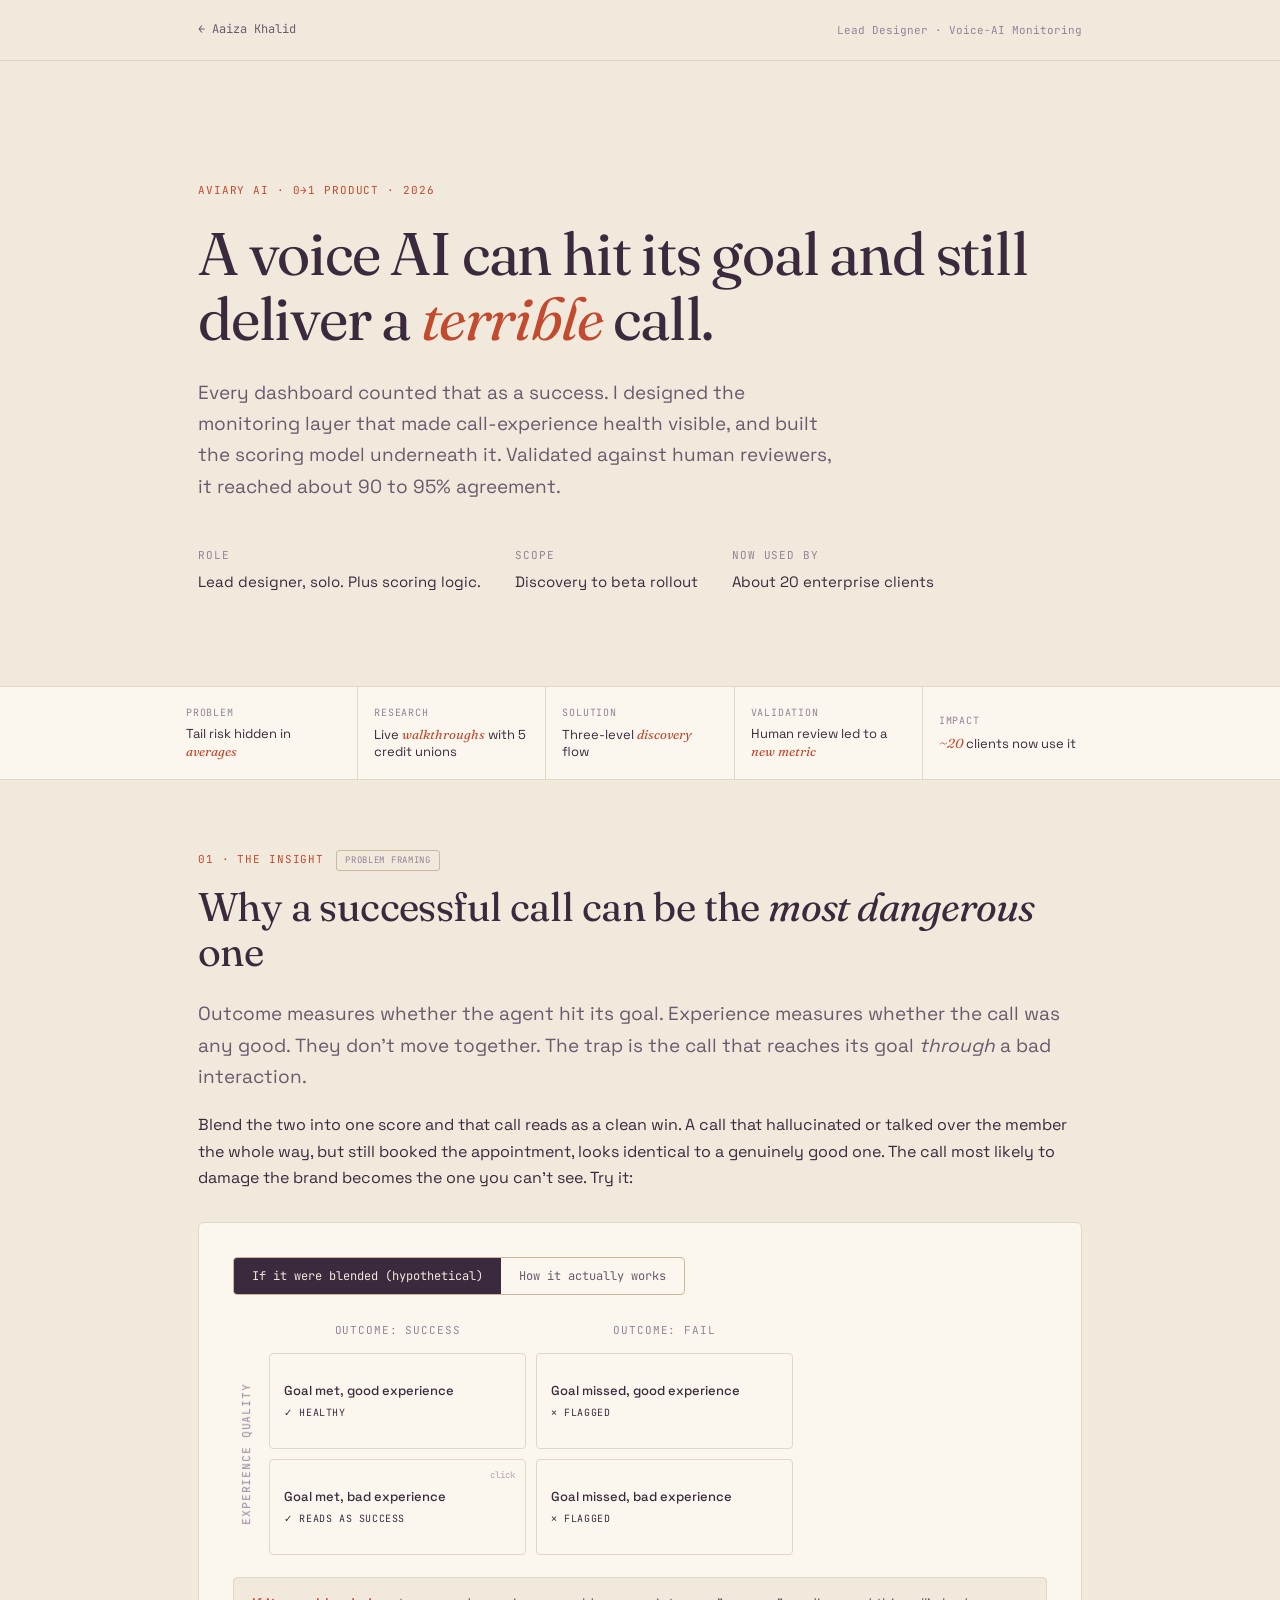
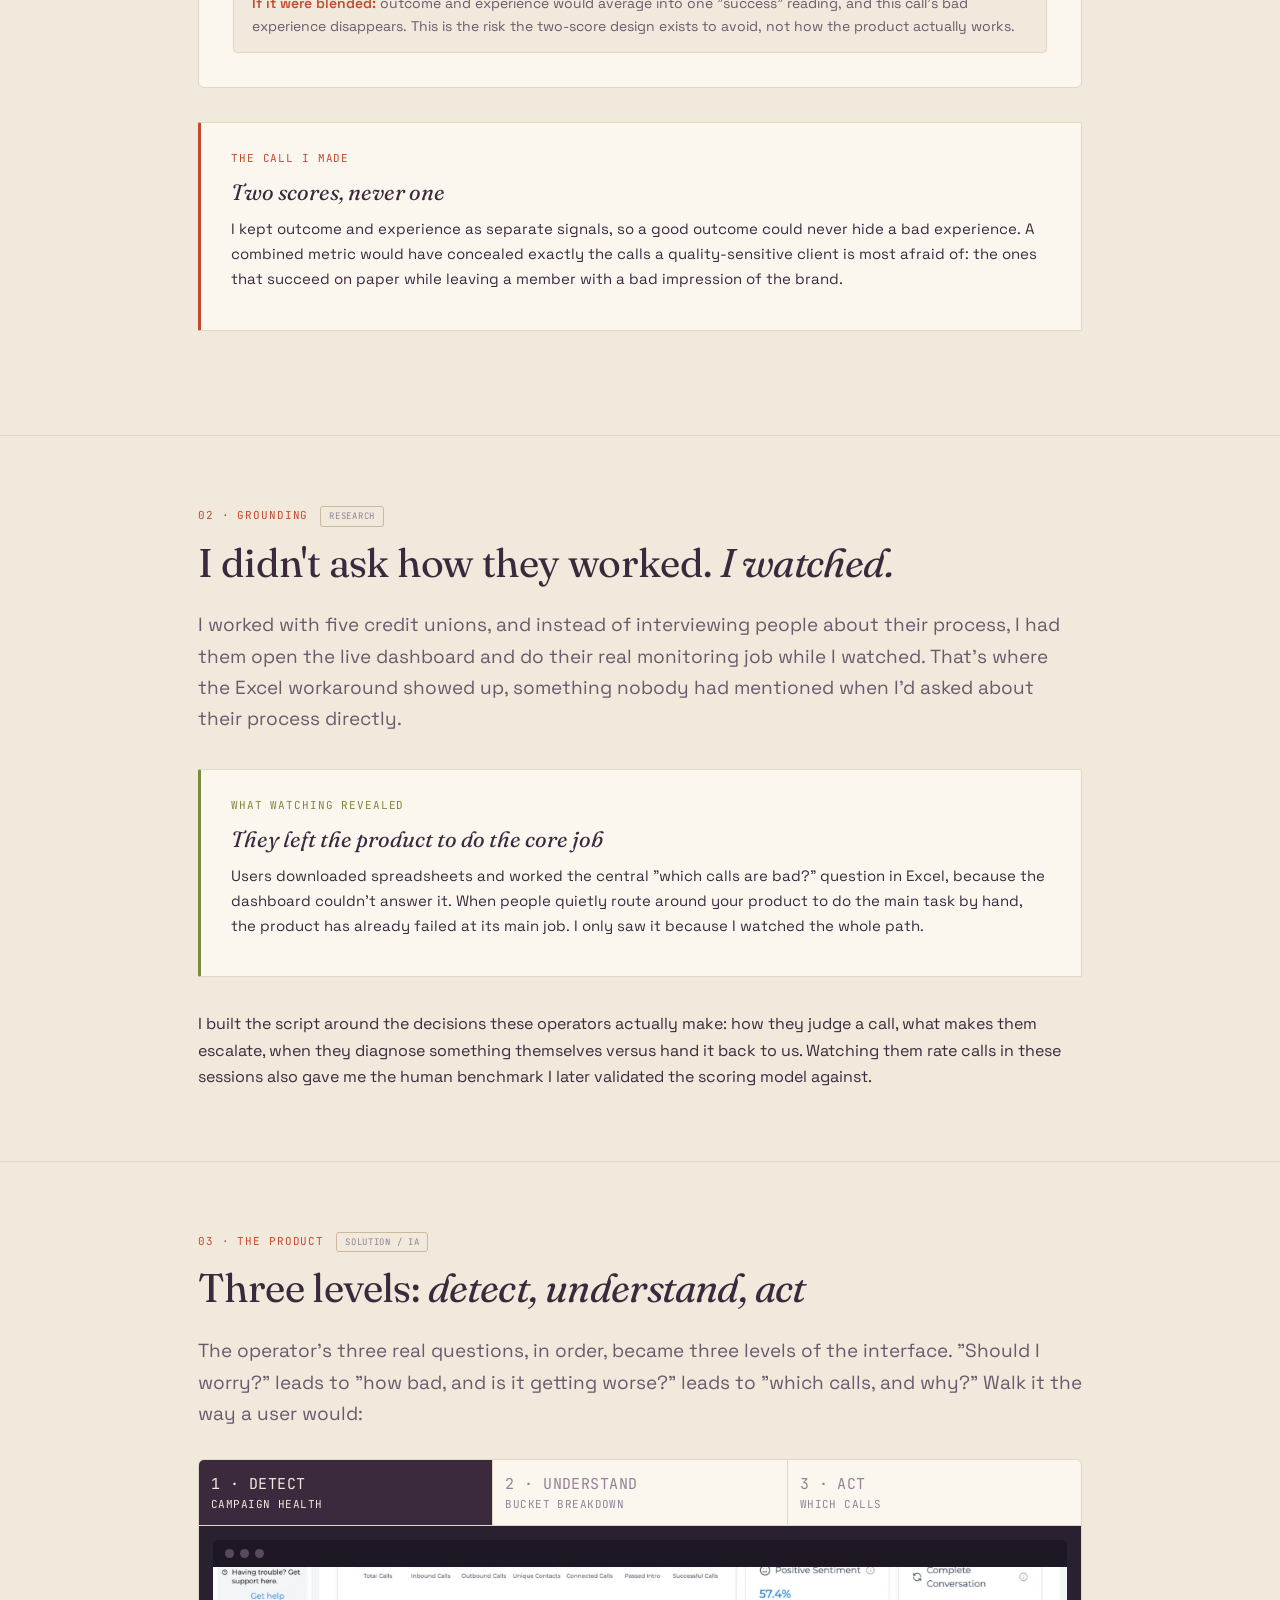
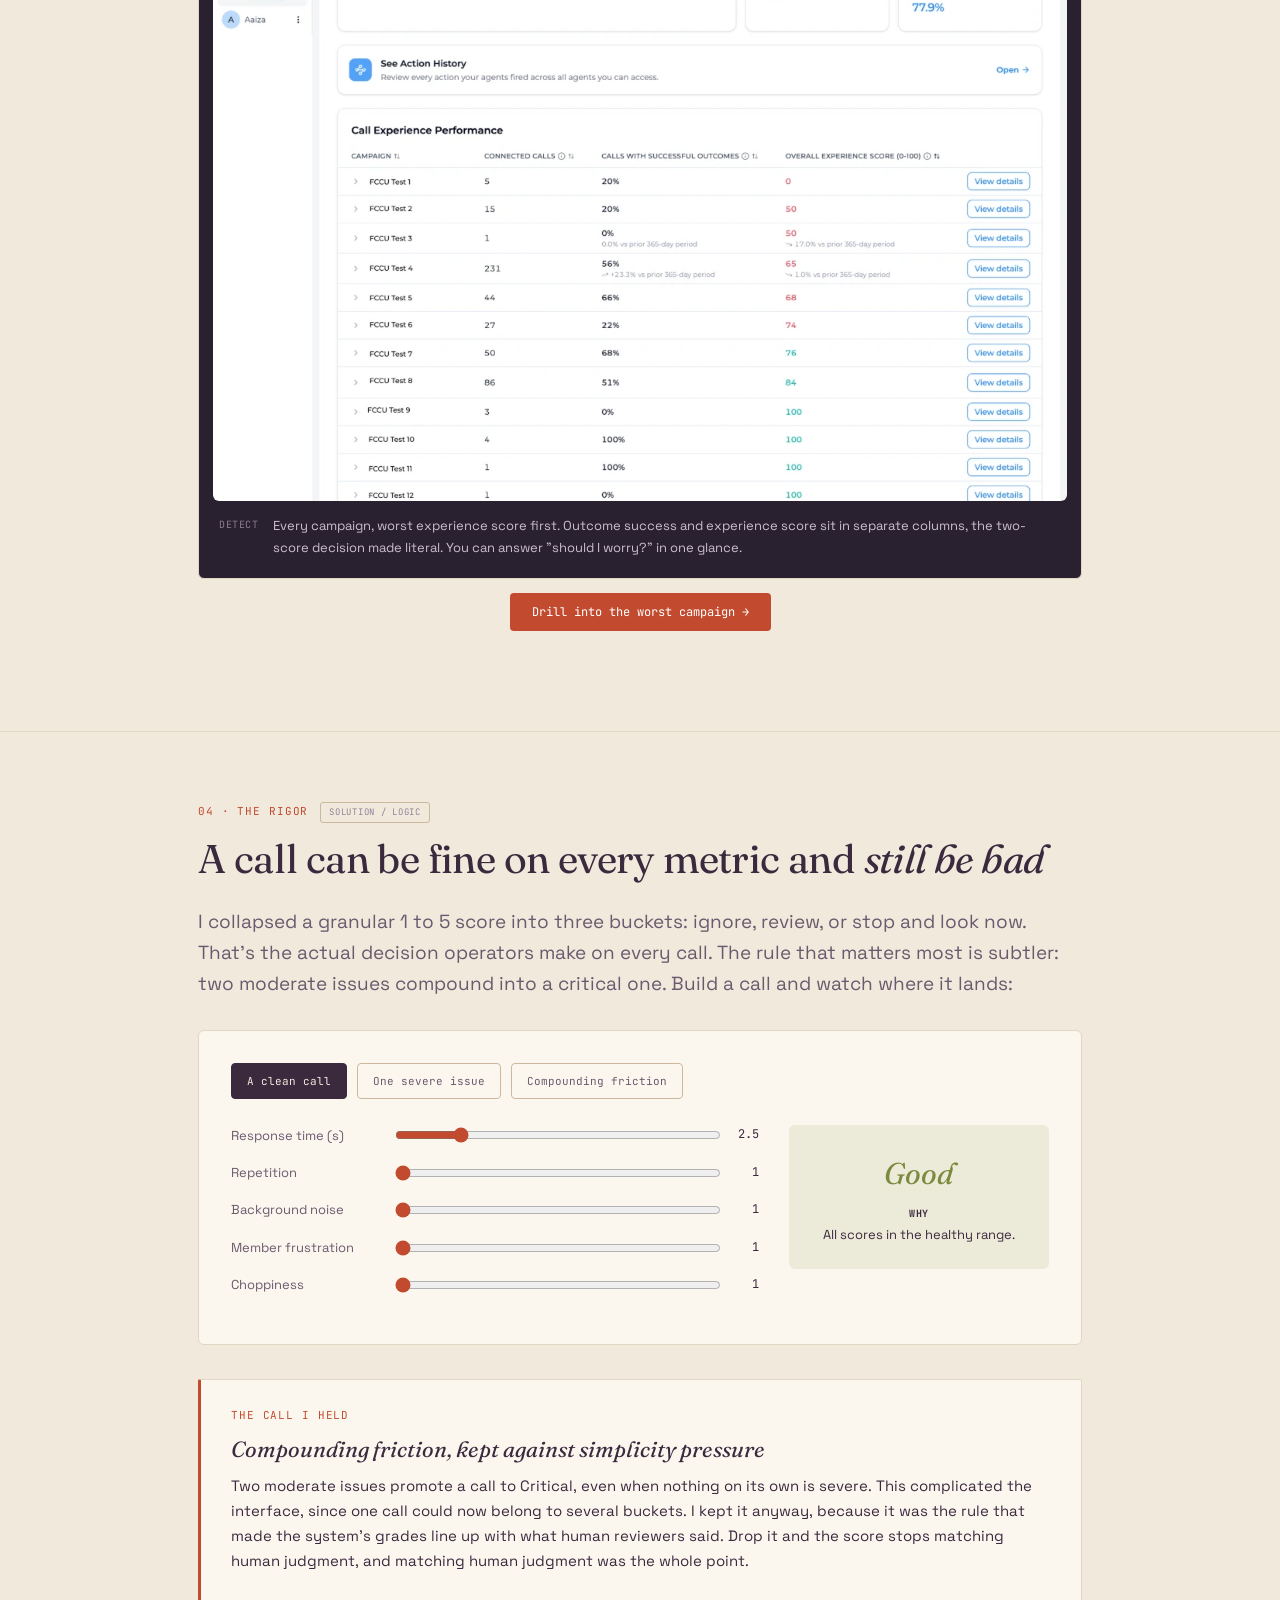
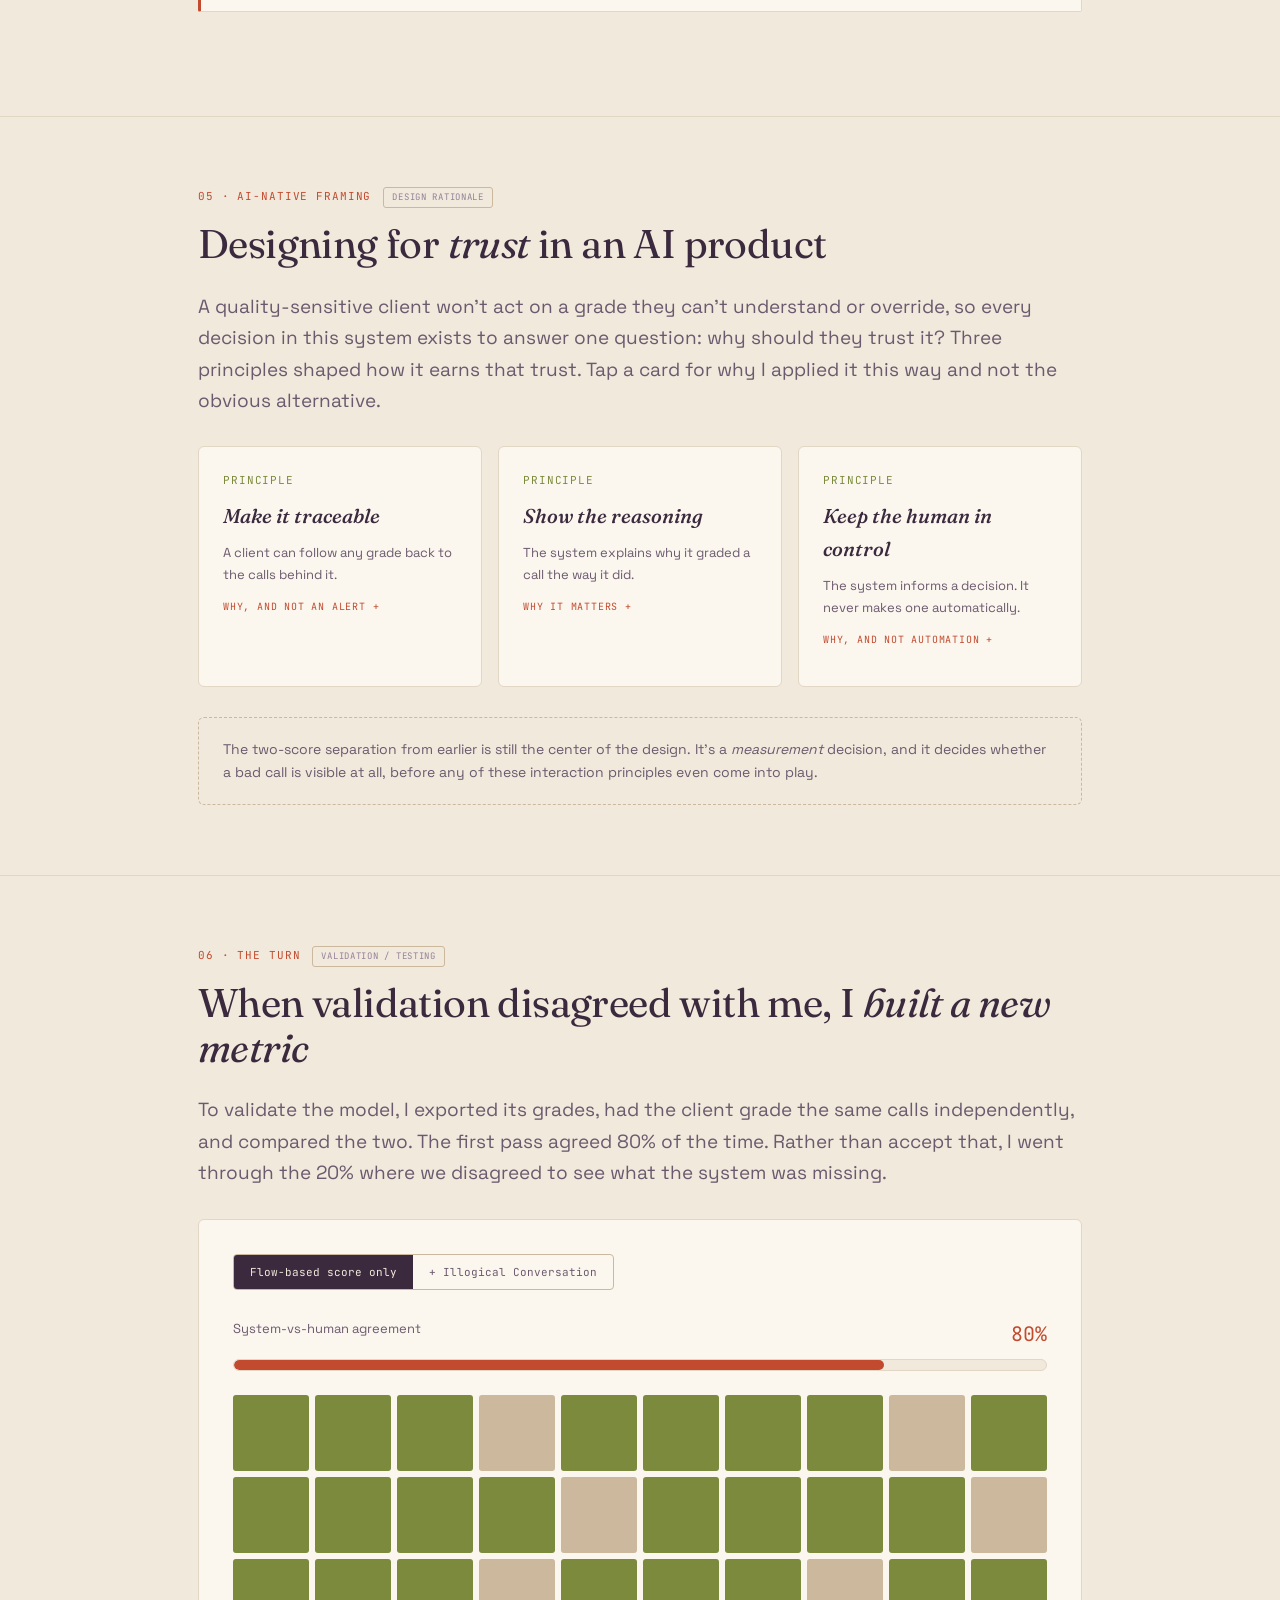
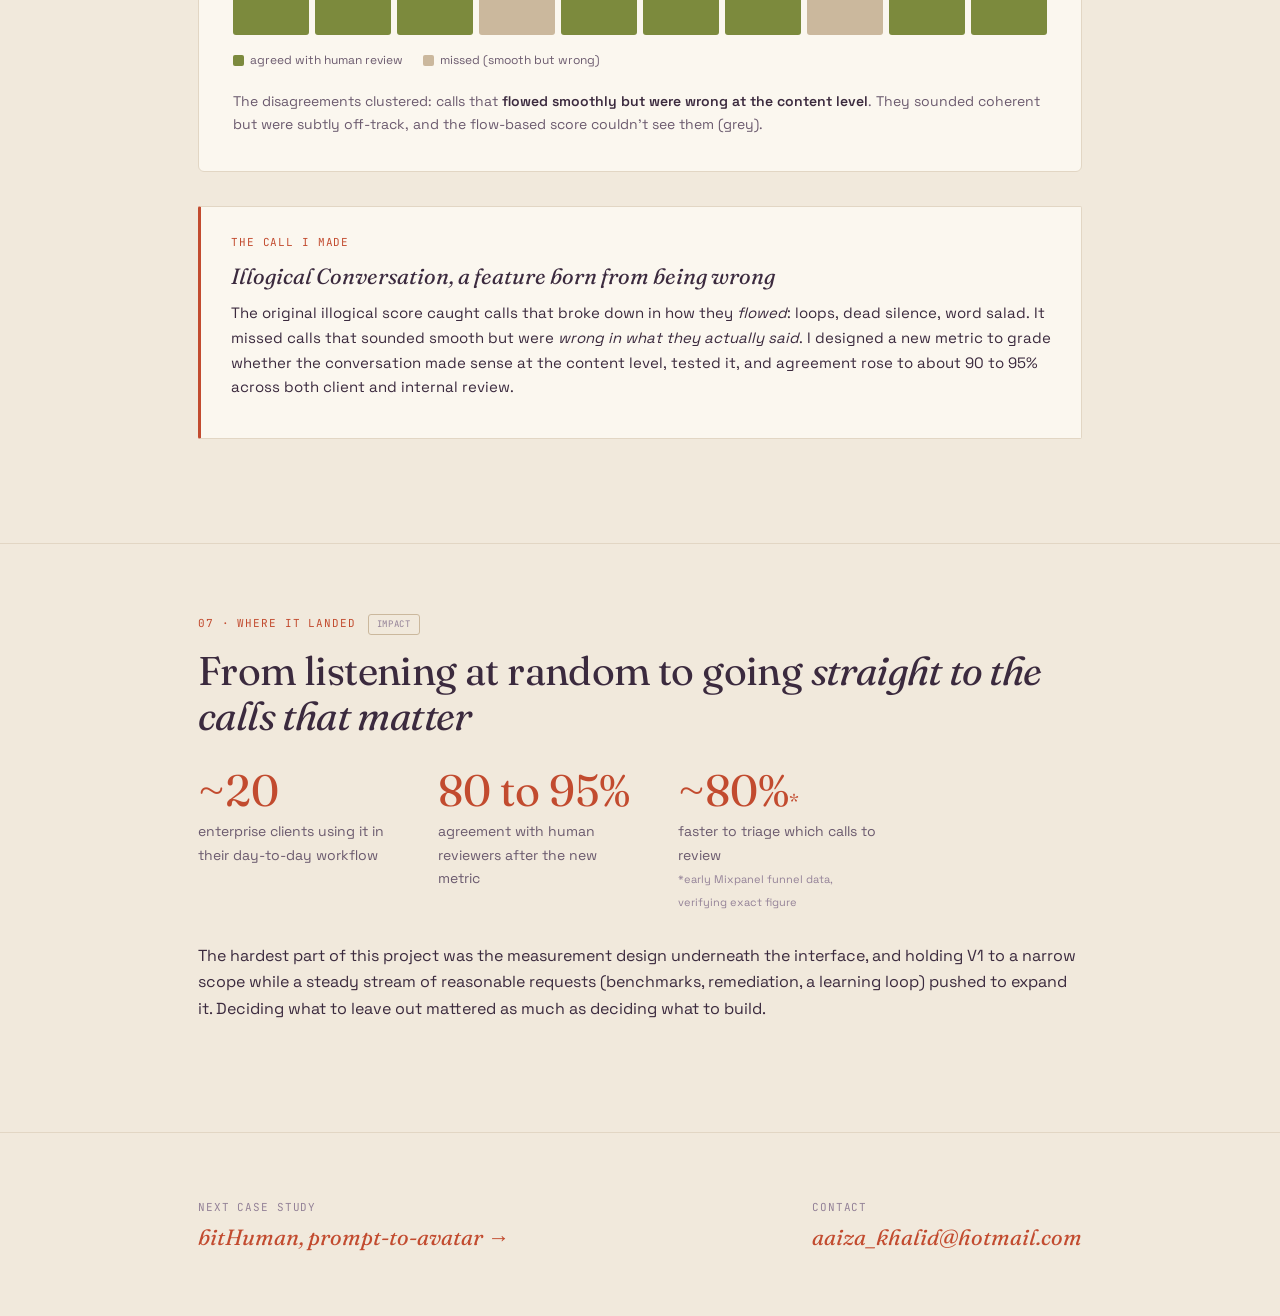
<file: work/aviary.html>
<!DOCTYPE html>
<html lang="en">
<head>
<meta charset="UTF-8">
<meta name="viewport" content="width=device-width, initial-scale=1">
<title>Aviary AI · Call Quality Monitoring · Aaiza Khalid</title>
<link rel="preconnect" href="https://fonts.googleapis.com">
<link rel="preconnect" href="https://fonts.gstatic.com" crossorigin>
<link href="https://fonts.googleapis.com/css2?family=Space+Grotesk:wght@400;500;700&family=JetBrains+Mono:wght@400;500&family=Fraunces:ital,opsz,wght@0,9..144,400;0,9..144,500;0,9..144,600;1,9..144,500;1,9..144,600&display=swap" rel="stylesheet">
<style>
:root{
  --bg:#F1E9DC; --bg-card:#FBF7EF; --ink:#3B2A3E; --ink-soft:#6B5A6E; --ink-mute:#948298;
  --coral:#C24B2F; --olive:#7C8A3D; --border:#E2D6C4; --border-strong:#CBB89D;
  --green:#7C8A3D; --yellow:#C99A2E; --red:#C24B2F;
  --font-display:'Fraunces', serif; --font-sans:'Space Grotesk', sans-serif; --font-mono:'JetBrains Mono', monospace;
  --maxw:940px;
}
*{box-sizing:border-box; margin:0; padding:0;}
html{scroll-behavior:smooth;}
body{background:var(--bg); color:var(--ink); font-family:var(--font-sans); font-size:16px; line-height:1.65; -webkit-font-smoothing:antialiased;}
.wrap{max-width:var(--maxw); margin:0 auto; padding:0 28px;}
.mono{font-family:var(--font-mono); font-size:11px; letter-spacing:0.08em; text-transform:uppercase;}
.reveal{opacity:0; transform:translateY(22px); transition:opacity .7s ease, transform .7s ease;}
.reveal.in{opacity:1; transform:none;}

/* NAV */
.nav{position:sticky; top:0; z-index:50; background:rgba(241,233,220,0.86); backdrop-filter:blur(10px); border-bottom:1px solid var(--border);}
.nav .wrap{display:flex; justify-content:space-between; align-items:center; height:60px;}
.nav a.back{font-family:var(--font-mono); font-size:12px; color:var(--ink-soft); text-decoration:none;}
.nav a.back:hover{color:var(--coral);}
.nav .role{font-family:var(--font-mono); font-size:11px; color:var(--ink-mute);}


/* PROCESS SPINE STRIP */
.spine{border-top:1px solid var(--border); border-bottom:1px solid var(--border); background:var(--bg-card);}
.spine .wrap{display:flex; align-items:center; gap:0; padding:0; flex-wrap:wrap;}
.spine .sp{flex:1; min-width:130px; padding:18px 16px; border-right:1px solid var(--border); position:relative;}
.spine .sp:last-child{border-right:none;}
.spine .sp .spn{font-family:var(--font-mono); font-size:10px; letter-spacing:0.08em; text-transform:uppercase; color:var(--ink-mute); margin-bottom:5px;}
.spine .sp .spt{font-size:13px; color:var(--ink); line-height:1.3;}
.spine .sp .spt em{font-style:italic; font-family:var(--font-display); color:var(--coral);}
@media(max-width:720px){ .spine .sp{flex-basis:50%; border-bottom:1px solid var(--border);} }

/* HERO */
.hero{padding:120px 0 90px;}
.hero .eyebrow{color:var(--coral); margin-bottom:22px; opacity:0; animation:up .7s .1s ease forwards;}
.hero h1{font-family:var(--font-display); font-weight:400; font-size:clamp(34px,5.4vw,60px); line-height:1.08; letter-spacing:-0.02em; margin-bottom:26px;}
.hero h1 em{font-style:italic; color:var(--coral);}
.hero h1 .l1{display:block; opacity:0; animation:up .8s .22s ease forwards;}
.hero h1 .l2{display:block; opacity:0; animation:up .8s .40s ease forwards;}
.hero .sub{font-size:19px; color:var(--ink-soft); max-width:640px; opacity:0; animation:up .8s .60s ease forwards;}
.hero .meta{margin-top:44px; display:flex; gap:34px; flex-wrap:wrap; opacity:0; animation:up .8s .78s ease forwards;}
.hero .meta div .mono{color:var(--ink-mute); display:block; margin-bottom:5px;}
.hero .meta div .v{font-size:15px; color:var(--ink);}
@keyframes up{from{opacity:0; transform:translateY(16px);} to{opacity:1; transform:none;}}

/* SECTIONS */
section{padding:70px 0;}
.snum{color:var(--coral); margin-bottom:14px; display:flex; gap:12px; align-items:baseline; flex-wrap:wrap;}
.snum .phase{color:var(--ink-mute); border:1px solid var(--border-strong); border-radius:3px; padding:2px 8px; font-size:9px; letter-spacing:0.08em;}
h2{font-family:var(--font-display); font-weight:400; font-size:clamp(26px,3.6vw,40px); line-height:1.12; letter-spacing:-0.015em; margin-bottom:24px;}
h2 em{font-style:italic;}
p.lead{font-size:19px; color:var(--ink-soft); margin-bottom:20px;}
p{margin-bottom:18px;} p:last-child{margin-bottom:0;}
strong{color:var(--ink); font-weight:600;}
.divider{height:1px; background:var(--border); margin:0;}

/* DECISION CALLOUT */
.decision{background:var(--bg-card); border:1px solid var(--border); border-left:3px solid var(--coral); padding:26px 30px; margin:34px 0; border-radius:2px;}
.decision .dlabel{color:var(--coral); display:block; margin-bottom:12px;}
.decision .dtitle{font-family:var(--font-display); font-style:italic; font-size:22px; margin-bottom:12px; line-height:1.2;}
.decision p{font-size:15px; margin-bottom:12px;}

/* QUADRANT DEMO */
.quad-demo{background:var(--bg-card); border:1px solid var(--border); border-radius:6px; padding:34px; margin:30px 0;}
.quad-toggle{display:inline-flex; border:1px solid var(--border-strong); border-radius:4px; overflow:hidden; margin-bottom:26px;}
.quad-toggle button{font-family:var(--font-mono); font-size:12px; padding:10px 18px; background:transparent; border:none; cursor:pointer; color:var(--ink-soft); transition:all .2s;}
.quad-toggle button.on{background:var(--ink); color:var(--bg);}
.quad-grid{display:grid; grid-template-columns:auto 1fr 1fr; grid-template-rows:auto 1fr 1fr; gap:10px; max-width:560px;}
.quad-axis-y{grid-row:2/4; grid-column:1; writing-mode:vertical-rl; transform:rotate(180deg); text-align:center; align-self:center; color:var(--ink-mute); padding:0 4px;}
.quad-corner{grid-row:1; grid-column:1;}
.quad-head{grid-row:1; text-align:center; color:var(--ink-mute); padding-bottom:4px; align-self:end;}
.quad-cell{border:1px solid var(--border); border-radius:4px; padding:16px 14px; min-height:96px; display:flex; flex-direction:column; justify-content:center; transition:all .35s; cursor:default;}
.quad-cell .qc-label{font-size:13px; font-weight:500; margin-bottom:4px;}
.quad-cell .qc-state{font-family:var(--font-mono); font-size:10px; letter-spacing:0.06em; text-transform:uppercase;}
.quad-cell.danger{cursor:pointer; position:relative;}
.quad-cell.danger::after{content:'click'; position:absolute; top:8px; right:10px; font-family:var(--font-mono); font-size:9px; color:var(--ink-mute); opacity:.7;}
.qc-good{background:rgba(124,138,61,0.10); border-color:rgba(124,138,61,0.4);}
.qc-good .qc-state{color:var(--olive);}
.qc-red{background:rgba(194,75,47,0.10); border-color:rgba(194,75,47,0.45);}
.qc-red .qc-state{color:var(--coral);}
.quad-note{margin-top:22px; padding:14px 18px; background:var(--bg); border-radius:4px; font-size:14px; color:var(--ink-soft); border:1px solid var(--border);}
.quad-note strong{color:var(--coral);}

/* STEPPER */
.stepper{margin:30px 0;}
.step-tabs{display:flex; gap:0; margin-bottom:0; border:1px solid var(--border); border-bottom:none; border-radius:6px 6px 0 0; overflow:hidden;}
.step-tab{flex:1; font-family:var(--font-mono); font-size:11px; letter-spacing:0.04em; text-transform:uppercase; padding:14px 12px; background:var(--bg-card); border:none; border-right:1px solid var(--border); cursor:pointer; color:var(--ink-mute); transition:all .2s; text-align:left;}
.step-tab:last-child{border-right:none;}
.step-tab.on{background:var(--ink); color:var(--bg);}
.step-tab .st-n{display:block; font-size:15px; margin-bottom:3px; color:inherit;}
.step-tab.on .st-n{color:var(--bg);}
.step-stage{border:1px solid var(--border); border-radius:0 0 6px 6px; background:#2A2130; padding:14px;}
.step-frame{border-radius:6px; overflow:hidden; background:#000; position:relative;}
.step-frame .bar{display:flex; gap:6px; padding:9px 12px; background:#1E1824;}
.step-frame .bar i{width:9px; height:9px; border-radius:50%; background:#584A5E; display:block;}
.step-frame img{display:block; width:100%; aspect-ratio:16/10; object-fit:cover; object-position:top; cursor:zoom-in;}
.step-cap{color:#C9BFD0; font-size:13px; padding:14px 6px 6px; display:flex; gap:14px; align-items:flex-start;}
.step-cap .sc-job{font-family:var(--font-mono); font-size:10px; letter-spacing:0.06em; text-transform:uppercase; color:#8A7B90; white-space:nowrap; padding-top:2px;}
.step-drill{margin-top:14px; text-align:center;}
.step-drill button{font-family:var(--font-mono); font-size:12px; padding:11px 22px; background:var(--coral); color:#fff; border:none; border-radius:4px; cursor:pointer; transition:opacity .2s;}
.step-drill button:hover{opacity:.88;}
.step-drill button:disabled{background:var(--border-strong); cursor:default; opacity:.6;}

/* GRADE WIDGET */
.grader{background:var(--bg-card); border:1px solid var(--border); border-radius:6px; padding:32px; margin:30px 0;}
.grader-presets{display:flex; gap:10px; flex-wrap:wrap; margin-bottom:26px;}
.grader-presets button{font-family:var(--font-mono); font-size:11px; padding:10px 15px; background:transparent; border:1px solid var(--border-strong); border-radius:4px; cursor:pointer; color:var(--ink-soft); transition:all .2s;}
.grader-presets button:hover{border-color:var(--coral); color:var(--ink);}
.grader-presets button.on{background:var(--ink); color:var(--bg); border-color:var(--ink);}
.grader-body{display:grid; grid-template-columns:1fr 260px; gap:30px; align-items:start;}
.metric-row{display:flex; align-items:center; gap:14px; margin-bottom:16px;}
.metric-row label{font-size:13px; width:150px; color:var(--ink-soft);}
.metric-row input[type=range]{flex:1; accent-color:var(--coral);}
.metric-row .mval{font-family:var(--font-mono); font-size:12px; width:24px; text-align:right; color:var(--ink);}
.verdict{border-radius:6px; padding:24px; text-align:center; transition:all .4s;}
.verdict .vbucket{font-family:var(--font-display); font-style:italic; font-size:30px; margin-bottom:8px;}
.verdict .vwhy{font-size:13px; line-height:1.5;}
.verdict.g{background:rgba(124,138,61,0.12);} .verdict.g .vbucket{color:var(--olive);}
.verdict.y{background:rgba(201,154,46,0.14);} .verdict.y .vbucket{color:var(--yellow);}
.verdict.r{background:rgba(194,75,47,0.12);} .verdict.r .vbucket{color:var(--coral);}
.verdict .vwhy b{display:block; margin-bottom:4px; font-family:var(--font-mono); font-size:10px; letter-spacing:0.06em; text-transform:uppercase;}

/* PATTERN CARDS */
.patterns{display:grid; grid-template-columns:1fr 1fr 1fr; gap:16px; margin:30px 0;}
.pcard{background:var(--bg-card); border:1px solid var(--border); border-radius:6px; padding:24px; cursor:pointer; transition:all .25s;}
.pcard:hover{border-color:var(--coral); transform:translateY(-2px);}
.pcard .pfam{color:var(--olive); margin-bottom:10px;}
.pcard h4{font-family:var(--font-display); font-style:italic; font-size:20px; font-weight:500; margin-bottom:10px;}
.pcard .pdesc{font-size:13px; color:var(--ink-soft); margin-bottom:14px;}
.pcard .pwhy{font-size:13px; color:var(--ink); border-top:1px solid var(--border); padding-top:12px; max-height:0; overflow:hidden; opacity:0; transition:all .3s;}
.pcard.open .pwhy{max-height:240px; opacity:1;}
.pcard .ptoggle{font-family:var(--font-mono); font-size:10px; color:var(--coral);}
.pnote{background:var(--bg); border:1px dashed var(--border-strong); border-radius:6px; padding:20px 24px; margin-top:8px; font-size:14px; color:var(--ink-soft);}
.pnote strong{color:var(--ink);}

/* VALIDATION METER */
.valid{background:var(--bg-card); border:1px solid var(--border); border-radius:6px; padding:34px; margin:30px 0;}
.valid-toggle{display:inline-flex; border:1px solid var(--border-strong); border-radius:4px; overflow:hidden; margin-bottom:28px;}
.valid-toggle button{font-family:var(--font-mono); font-size:11px; padding:10px 16px; background:transparent; border:none; cursor:pointer; color:var(--ink-soft); transition:all .2s;}
.valid-toggle button.on{background:var(--ink); color:var(--bg);}
.meter-wrap{margin-bottom:24px;}
.meter-label{display:flex; justify-content:space-between; margin-bottom:8px; font-size:13px; color:var(--ink-soft);}
.meter-label .mpct{font-family:var(--font-mono); font-size:20px; color:var(--coral); transition:color .4s;}
.meter-track{height:12px; background:var(--bg); border-radius:6px; overflow:hidden; border:1px solid var(--border);}
.meter-fill{height:100%; width:80%; background:var(--coral); border-radius:6px; transition:width .8s cubic-bezier(.4,0,.2,1), background .4s;}
.valid-calls{display:grid; grid-template-columns:repeat(10,1fr); gap:6px; margin-top:20px;}
.vcall{aspect-ratio:1; border-radius:3px; background:var(--olive); transition:all .4s;}
.vcall.missed{background:var(--border-strong);}
.vcall.caught{background:var(--coral);}
.valid-legend{display:flex; gap:20px; margin-top:16px; font-size:12px; color:var(--ink-soft);}
.valid-legend span{display:flex; align-items:center; gap:6px;}
.valid-legend i{width:11px; height:11px; border-radius:2px; display:block;}

/* IMPACT */
.impact{display:flex; gap:40px; flex-wrap:wrap; margin:30px 0;}
.impact div .in{font-family:var(--font-display); font-size:44px; color:var(--coral); line-height:1;}
.impact div .il{font-size:14px; color:var(--ink-soft); margin-top:8px; max-width:200px;}

/* SCREENSHOT PLACEHOLDER BADGE */
.ph-badge{display:inline-block; font-family:var(--font-mono); font-size:9px; letter-spacing:0.05em; text-transform:uppercase; color:var(--ink-mute); background:var(--bg); border:1px dashed var(--border-strong); padding:3px 8px; border-radius:3px; margin-top:8px;}

/* LIGHTBOX */
.lightbox{position:fixed; inset:0; background:rgba(42,33,48,0.94); display:none; align-items:center; justify-content:center; z-index:99; cursor:zoom-out; padding:40px;}
.lightbox.open{display:flex;}
.lightbox img{max-width:100%; max-height:100%; border-radius:8px;}

/* FOOTER */
footer{border-top:1px solid var(--border); padding:60px 0; margin-top:40px;}
footer .wrap{display:flex; justify-content:space-between; align-items:baseline; flex-wrap:wrap; gap:20px;}
footer a{color:var(--coral); text-decoration:none; font-family:var(--font-display); font-style:italic; font-size:22px;}
footer .fmono{color:var(--ink-mute);}

@media(max-width:720px){
  .grader-body{grid-template-columns:1fr;}
  .patterns{grid-template-columns:1fr;}
  .quad-grid{max-width:100%;}
  .step-tab .st-n{font-size:13px;}
  .valid-calls{grid-template-columns:repeat(10,1fr);}
}
</style>
</head>
<body>

<nav class="nav"><div class="wrap">
  <a class="back" href="../index.html">← Aaiza Khalid</a>
  <span class="role">Lead Designer · Voice-AI Monitoring</span>
</div></nav>

<!-- HERO -->
<header class="hero"><div class="wrap">
  <div class="eyebrow mono">Aviary AI · 0→1 Product · 2026</div>
  <h1><span class="l1">A voice AI can hit its goal and still</span><span class="l2">deliver a <em>terrible</em> call.</span></h1>
  <p class="sub">Every dashboard counted that as a success. I designed the monitoring layer that made call-experience health visible, and built the scoring model underneath it. Validated against human reviewers, it reached about 90 to 95% agreement.</p>
  <div class="meta">
    <div><span class="mono">Role</span><span class="v">Lead designer, solo. Plus scoring logic.</span></div>
    <div><span class="mono">Scope</span><span class="v">Discovery to beta rollout</span></div>
    <div><span class="mono">Now used by</span><span class="v">About 20 enterprise clients</span></div>
  </div>
</div></header>

<div class="spine"><div class="wrap">
  <div class="sp"><div class="spn">Problem</div><div class="spt">Tail risk hidden in <em>averages</em></div></div>
  <div class="sp"><div class="spn">Research</div><div class="spt">Live <em>walkthroughs</em> with 5 credit unions</div></div>
  <div class="sp"><div class="spn">Solution</div><div class="spt">Three-level <em>discovery</em> flow</div></div>
  <div class="sp"><div class="spn">Validation</div><div class="spt">Human review led to a <em>new metric</em></div></div>
  <div class="sp"><div class="spn">Impact</div><div class="spt"><em>~20</em> clients now use it</div></div>
</div></div>

<!-- SECTION 1: TWO-SCORE -->
<section><div class="wrap reveal">
  <div class="snum mono">01 · The insight <span class="phase">Problem framing</span></div>
  <h2>Why a successful call can be the <em>most dangerous</em> one</h2>
  <p class="lead">Outcome measures whether the agent hit its goal. Experience measures whether the call was any good. They don't move together. The trap is the call that reaches its goal <em>through</em> a bad interaction.</p>
  <p>Blend the two into one score and that call reads as a clean win. A call that hallucinated or talked over the member the whole way, but still booked the appointment, looks identical to a genuinely good one. The call most likely to damage the brand becomes the one you can't see. Try it:</p>

  <div class="quad-demo">
    <div class="quad-toggle">
      <button class="on" data-mode="blend" onclick="setQuad('blend')">If it were blended (hypothetical)</button>
      <button data-mode="split" onclick="setQuad('split')">How it actually works</button>
    </div>
    <div class="quad-grid">
      <div class="quad-corner"></div>
      <div class="quad-head mono">Outcome: success</div>
      <div class="quad-head mono">Outcome: fail</div>
      <div class="quad-axis-y mono">Experience quality</div>
      <div class="quad-cell" id="q-gg"><span class="qc-label">Goal met, good experience</span><span class="qc-state">✓ healthy</span></div>
      <div class="quad-cell" id="q-bg"><span class="qc-label">Goal missed, good experience</span><span class="qc-state">✕ flagged</span></div>
      <div class="quad-cell danger" id="q-gb" onclick="pulseDanger()"><span class="qc-label">Goal met, bad experience</span><span class="qc-state" id="q-gb-state">?</span></div>
      <div class="quad-cell" id="q-bb"><span class="qc-label">Goal missed, bad experience</span><span class="qc-state">✕ flagged</span></div>
    </div>
    <div class="quad-note" id="quad-note"><strong>If it were blended:</strong> outcome and experience would average into one "success" reading, and this call's bad experience disappears. This is the risk the two-score design exists to avoid, not how the product actually works.</div>
  </div>

  <div class="decision reveal">
    <span class="dlabel mono">The call I made</span>
    <div class="dtitle">Two scores, never one</div>
    <p>I kept outcome and experience as separate signals, so a good outcome could never hide a bad experience. A combined metric would have concealed exactly the calls a quality-sensitive client is most afraid of: the ones that succeed on paper while leaving a member with a bad impression of the brand.</p>
  </div>
</div></section>

<div class="divider"></div>

<!-- SECTION 2: RESEARCH -->
<section><div class="wrap reveal">
  <div class="snum mono">02 · Grounding <span class="phase">Research</span></div>
  <h2>I didn't ask how they worked. <em>I watched.</em></h2>
  <p class="lead">I worked with five credit unions, and instead of interviewing people about their process, I had them open the live dashboard and do their real monitoring job while I watched. That's where the Excel workaround showed up, something nobody had mentioned when I'd asked about their process directly.</p>
  <div class="decision" style="border-left-color:var(--olive);">
    <span class="dlabel mono" style="color:var(--olive);">What watching revealed</span>
    <div class="dtitle">They left the product to do the core job</div>
    <p>Users downloaded spreadsheets and worked the central "which calls are bad?" question in Excel, because the dashboard couldn't answer it. When people quietly route around your product to do the main task by hand, the product has already failed at its main job. I only saw it because I watched the whole path.</p>
  </div>
  <p>I built the script around the decisions these operators actually make: how they judge a call, what makes them escalate, when they diagnose something themselves versus hand it back to us. Watching them rate calls in these sessions also gave me the human benchmark I later validated the scoring model against.</p>
</div></section>

<div class="divider"></div>

<!-- SECTION 3: THREE-LEVEL FLOW -->
<section><div class="wrap reveal">
  <div class="snum mono">03 · The product <span class="phase">Solution / IA</span></div>
  <h2>Three levels: <em>detect, understand, act</em></h2>
  <p class="lead">The operator's three real questions, in order, became three levels of the interface. "Should I worry?" leads to "how bad, and is it getting worse?" leads to "which calls, and why?" Walk it the way a user would:</p>

  <div class="stepper">
    <div class="step-tabs">
      <button class="step-tab on" data-s="0" onclick="setStep(0)"><span class="st-n">1 · Detect</span>Campaign health</button>
      <button class="step-tab" data-s="1" onclick="setStep(1)"><span class="st-n">2 · Understand</span>Bucket breakdown</button>
      <button class="step-tab" data-s="2" onclick="setStep(2)"><span class="st-n">3 · Act</span>Which calls</button>
    </div>
    <div class="step-stage">
      <div class="step-frame">
        <div class="bar"><i></i><i></i><i></i></div>
        <img id="stepimg" src="../images/aviary-dash.webp" style="object-position:center 38%;" alt="Aviary monitoring dashboard">
      </div>
      <div class="step-cap"><span class="sc-job" id="stepjob">Detect</span><span id="stepcap">Every campaign, worst experience score first. Outcome success and experience score sit in separate columns, the two-score decision made literal. You can answer "should I worry?" in one glance.</span></div>
    </div>
    <div class="step-drill">
      <button id="drillbtn" onclick="drill()">Drill into the worst campaign →</button>
    </div>
  </div>
</div></section>

<div class="divider"></div>

<!-- SECTION 4: BUCKET LOGIC -->
<section><div class="wrap reveal">
  <div class="snum mono">04 · The rigor <span class="phase">Solution / logic</span></div>
  <h2>A call can be fine on every metric and <em>still be bad</em></h2>
  <p class="lead">I collapsed a granular 1 to 5 score into three buckets: ignore, review, or stop and look now. That's the actual decision operators make on every call. The rule that matters most is subtler: two moderate issues compound into a critical one. Build a call and watch where it lands:</p>

  <div class="grader">
    <div class="grader-presets">
      <button class="on" onclick="preset('clean',this)">A clean call</button>
      <button onclick="preset('severe',this)">One severe issue</button>
      <button onclick="preset('compound',this)">Compounding friction</button>
    </div>
    <div class="grader-body">
      <div>
        <div class="metric-row"><label>Response time (s)</label><input type="range" min="1" max="9" step="0.5" value="2.5" id="m-resp" oninput="grade()"><span class="mval" id="v-resp">2.5</span></div>
        <div class="metric-row"><label>Repetition</label><input type="range" min="1" max="5" value="1" id="m-rep" oninput="grade()"><span class="mval" id="v-rep">1</span></div>
        <div class="metric-row"><label>Background noise</label><input type="range" min="1" max="5" value="1" id="m-bg" oninput="grade()"><span class="mval" id="v-bg">1</span></div>
        <div class="metric-row"><label>Member frustration</label><input type="range" min="1" max="5" value="1" id="m-fr" oninput="grade()"><span class="mval" id="v-fr">1</span></div>
        <div class="metric-row"><label>Choppiness</label><input type="range" min="1" max="5" value="1" id="m-ch" oninput="grade()"><span class="mval" id="v-ch">1</span></div>
      </div>
      <div class="verdict g" id="verdict">
        <div class="vbucket" id="vbucket">Good</div>
        <div class="vwhy" id="vwhy"><b>Why</b>All scores in the healthy range.</div>
      </div>
    </div>
  </div>

  <div class="decision reveal">
    <span class="dlabel mono">The call I held</span>
    <div class="dtitle">Compounding friction, kept against simplicity pressure</div>
    <p>Two moderate issues promote a call to Critical, even when nothing on its own is severe. This complicated the interface, since one call could now belong to several buckets. I kept it anyway, because it was the rule that made the system's grades line up with what human reviewers said. Drop it and the score stops matching human judgment, and matching human judgment was the whole point.</p>
  </div>
</div></section>

<div class="divider"></div>

<!-- SECTION 5: AI PRINCIPLES -->
<section><div class="wrap reveal">
  <div class="snum mono">05 · AI-native framing <span class="phase">Design rationale</span></div>
  <h2>Designing for <em>trust</em> in an AI product</h2>
  <p class="lead">A quality-sensitive client won't act on a grade they can't understand or override, so every decision in this system exists to answer one question: why should they trust it? Three principles shaped how it earns that trust. Tap a card for why I applied it this way and not the obvious alternative.</p>

  <div class="patterns">
    <div class="pcard" onclick="this.classList.toggle('open')">
      <div class="pfam mono">Principle</div>
      <h4>Make it traceable</h4>
      <div class="pdesc">A client can follow any grade back to the calls behind it.</div>
      <div class="ptoggle mono">why, and not an alert +</div>
      <div class="pwhy">The three-level drill-down lets a client walk from "this campaign scored 68" down to "because these two calls hit compliance flags." An alert would just say something is wrong. Tracing the grade back to its evidence is what makes it trustworthy.</div>
    </div>
    <div class="pcard" onclick="this.classList.toggle('open')">
      <div class="pfam mono">Principle</div>
      <h4>Show the reasoning</h4>
      <div class="pdesc">The system explains why it graded a call the way it did.</div>
      <div class="ptoggle mono">why it matters +</div>
      <div class="pwhy">The Critical card lists the specific triggers behind a grade rather than just the verdict: a compliance flag, illogical patterns, a silent agent. A client can only trust the score if they can audit the reasoning behind it, so the Critical card always shows its work.</div>
    </div>
    <div class="pcard" onclick="this.classList.toggle('open')">
      <div class="pfam mono">Principle</div>
      <h4>Keep the human in control</h4>
      <div class="pdesc">The system informs a decision. It never makes one automatically.</div>
      <div class="ptoggle mono">why, and not automation +</div>
      <div class="pwhy">It never auto-pauses a campaign. In a low-trust setting, one false positive that halts a live campaign would break confidence for good, so the system informs the operator's judgment. Automation can come later, once it's earned that trust.</div>
    </div>
  </div>
  <div class="pnote">The two-score separation from earlier is still the center of the design. It's a <em>measurement</em> decision, and it decides whether a bad call is visible at all, before any of these interaction principles even come into play.</div>
</div></section>

<div class="divider"></div>

<!-- SECTION 6: VALIDATION -->
<section><div class="wrap reveal">
  <div class="snum mono">06 · The turn <span class="phase">Validation / testing</span></div>
  <h2>When validation disagreed with me, I <em>built a new metric</em></h2>
  <p class="lead">To validate the model, I exported its grades, had the client grade the same calls independently, and compared the two. The first pass agreed 80% of the time. Rather than accept that, I went through the 20% where we disagreed to see what the system was missing.</p>

  <div class="valid">
    <div class="valid-toggle">
      <button class="on" data-v="before" onclick="setValid('before')">Flow-based score only</button>
      <button data-v="after" onclick="setValid('after')">+ Illogical Conversation</button>
    </div>
    <div class="meter-wrap">
      <div class="meter-label"><span>System-vs-human agreement</span><span class="mpct" id="mpct">80%</span></div>
      <div class="meter-track"><div class="meter-fill" id="mfill"></div></div>
    </div>
    <div class="valid-calls" id="vcalls"></div>
    <div class="valid-legend" id="valid-legend">
      <span><i style="background:var(--olive);"></i> agreed with human review</span>
      <span><i style="background:var(--border-strong);"></i> missed (smooth but wrong)</span>
    </div>
    <p id="valid-caption" style="margin-top:20px; font-size:14px; color:var(--ink-soft);">The disagreements clustered: calls that <strong>flowed smoothly but were wrong at the content level</strong>. They sounded coherent but were subtly off-track, and the flow-based score couldn't see them.</p>
  </div>

  <div class="decision reveal">
    <span class="dlabel mono">The call I made</span>
    <div class="dtitle">Illogical Conversation, a feature born from being wrong</div>
    <p>The original illogical score caught calls that broke down in how they <em>flowed</em>: loops, dead silence, word salad. It missed calls that sounded smooth but were <em>wrong in what they actually said</em>. I designed a new metric to grade whether the conversation made sense at the content level, tested it, and agreement rose to about 90 to 95% across both client and internal review.</p>
  </div>
</div></section>

<div class="divider"></div>

<!-- SECTION 7: IMPACT -->
<section><div class="wrap reveal">
  <div class="snum mono">07 · Where it landed <span class="phase">Impact</span></div>
  <h2>From listening at random to going <em>straight to the calls that matter</em></h2>
  <div class="impact">
    <div><div class="in">~20</div><div class="il">enterprise clients using it in their day-to-day workflow</div></div>
    <div><div class="in">80 to 95%</div><div class="il">agreement with human reviewers after the new metric</div></div>
    <div><div class="in">~80%<span style="font-size:16px;">*</span></div><div class="il">faster to triage which calls to review<br><span style="font-size:11px; color:var(--ink-mute);">*early Mixpanel funnel data, verifying exact figure</span></div></div>
  </div>
  <p style="margin-top:30px;">The hardest part of this project was the measurement design underneath the interface, and holding V1 to a narrow scope while a steady stream of reasonable requests (benchmarks, remediation, a learning loop) pushed to expand it. Deciding what to leave out mattered as much as deciding what to build.</p>
</div></section>

<footer><div class="wrap">
  <div><span class="fmono mono">Next case study</span><br><a href="bithuman.html">bitHuman, prompt-to-avatar →</a></div>
  <div><span class="fmono mono">Contact</span><br><a href="mailto:aaiza_khalid@hotmail.com">aaiza_khalid@hotmail.com</a></div>
</div></footer>

<div class="lightbox" id="lb" onclick="this.classList.remove('open')"><img id="lbimg" alt=""></div>

<script>
var IMGS = { dash:"../images/aviary-dash.webp", breakdown:"../images/aviary-breakdown.webp", calllist:"../images/aviary-calllist.png" };

// QUADRANT
function setQuad(mode){
  document.querySelectorAll('.quad-toggle button').forEach(b=>b.classList.toggle('on', b.dataset.mode===mode));
  var cell=document.getElementById('q-gb'), state=document.getElementById('q-gb-state'), note=document.getElementById('quad-note');
  if(mode==='blend'){
    // hypothetical: what a single merged score would show, and why that's the risk
    cell.className='quad-cell danger';
    state.innerHTML='✓ reads as success';
    note.innerHTML='<strong>If it were blended:</strong> outcome and experience would average into one "success" reading, and this call\'s bad experience disappears. This is the risk the two-score design exists to avoid, not how the product actually works.';
  } else {
    // actual product: no merged verdict, just two independent flags shown side by side
    cell.className='quad-cell danger';
    state.innerHTML='OUTCOME ✓ &nbsp; EXPERIENCE ✕';
    note.innerHTML='<strong>How it actually works:</strong> outcome and experience are always shown as two separate flags, never merged into one verdict. This call passes on outcome and fails on experience, both visible at once. There\'s no single score to hide behind.';
  }
}
function pulseDanger(){
  var cur = document.querySelector('.quad-toggle button.on').dataset.mode;
  setQuad(cur==='blend'?'split':'blend');
}
setQuad('blend');

// STEPPER
var STEPS=[
  {img:IMGS.dash, pos:'center 38%', job:'Detect', cap:'Every campaign, worst experience score first. Outcome success and experience score sit in separate columns, the two-score decision made literal. You can answer "should I worry?" in one glance.'},
  {img:IMGS.breakdown, pos:'center 32%', job:'Understand', cap:'Click a campaign: the three quality buckets, a distribution bar, and a Trend toggle. The Critical card itemizes why, listing compliance flags, illogical patterns, and a silent agent, in plain language.'},
  {img:IMGS.calllist, pos:'center top', job:'Act', cap:'Click a bucket: the filtered call list with active-filter chips. Each row shows the grade and the issue identified. This is the evidence layer, where you pick what to actually listen to.'}
];
var curStep=0;
function setStep(i){
  curStep=i;
  document.querySelectorAll('.step-tab').forEach(t=>t.classList.toggle('on', +t.dataset.s===i));
  var img=document.getElementById('stepimg');
  img.style.opacity=0;
  setTimeout(function(){
    img.src=STEPS[i].img;
    img.style.objectPosition=STEPS[i].pos;
    document.getElementById('stepjob').textContent=STEPS[i].job;
    document.getElementById('stepcap').textContent=STEPS[i].cap;
    img.style.opacity=1;
  },160);
  var btn=document.getElementById('drillbtn');
  if(i>=2){ btn.disabled=true; btn.textContent='You reached the evidence ✓'; }
  else { btn.disabled=false; btn.textContent = i===0 ? 'Drill into the worst campaign →' : 'Open the Critical bucket →'; }
}
function drill(){ if(curStep<2) setStep(curStep+1); }
document.getElementById('stepimg').style.transition='opacity .16s ease';

// GRADER
var PRESETS={
  clean:{resp:2.5,rep:1,bg:1,fr:1,ch:1},
  severe:{resp:2.5,rep:4,bg:1,fr:1,ch:1},
  compound:{resp:2.5,rep:3,bg:3,fr:1,ch:1}
};
function preset(name,btn){
  document.querySelectorAll('.grader-presets button').forEach(b=>b.classList.remove('on'));
  btn.classList.add('on');
  var p=PRESETS[name];
  document.getElementById('m-resp').value=p.resp;
  document.getElementById('m-rep').value=p.rep;
  document.getElementById('m-bg').value=p.bg;
  document.getElementById('m-fr').value=p.fr;
  document.getElementById('m-ch').value=p.ch;
  grade();
}
function grade(){
  var resp=parseFloat(document.getElementById('m-resp').value);
  var rep=+document.getElementById('m-rep').value;
  var bg=+document.getElementById('m-bg').value;
  var fr=+document.getElementById('m-fr').value;
  var ch=+document.getElementById('m-ch').value;
  document.getElementById('v-resp').textContent=resp;
  document.getElementById('v-rep').textContent=rep;
  document.getElementById('v-bg').textContent=bg;
  document.getElementById('v-fr').textContent=fr;
  document.getElementById('v-ch').textContent=ch;
  var exp=[rep,bg,fr,ch];
  var severe=exp.filter(x=>x>=4).length>0;
  var moderates=exp.filter(x=>x>=3).length;
  var v=document.getElementById('verdict'), vb=document.getElementById('vbucket'), vw=document.getElementById('vwhy');
  var bucket, cls, why;
  if(severe || resp>=7 || moderates>=2){
    bucket='Critical'; cls='r';
    if(severe) why='A single experience score hit 4+ (severe).';
    else if(resp>=7) why='Response time ≥7s, an automatic failure.';
    else why='Two or more moderate issues compound into critical. No single score is severe, but together they make a bad call.';
  } else if(moderates>=1 || (resp>=3.5) ){
    bucket='Warning'; cls='y';
    why = resp>=3.5 && moderates<1 ? 'Noticeable response lag (3.5 to 5s).' : 'One moderate experience issue. Worth a look, not urgent.';
  } else {
    bucket='Good'; cls='g'; why='All scores in the healthy range.';
  }
  v.className='verdict '+cls;
  vb.textContent=bucket;
  vw.innerHTML='<b>Why</b>'+why;
}
grade();

// VALIDATION METER
function buildCalls(){
  var wrap=document.getElementById('vcalls'); wrap.innerHTML='';
  // 30 calls: ~6 are the "smooth but wrong" missed ones
  for(var i=0;i<30;i++){
    var d=document.createElement('div'); d.className='vcall';
    if([3,8,14,19,23,27].indexOf(i)>=0) d.dataset.missed='1';
    wrap.appendChild(d);
  }
}
buildCalls();
function setValid(state){
  document.querySelectorAll('.valid-toggle button').forEach(b=>b.classList.toggle('on', b.dataset.v===state));
  var fill=document.getElementById('mfill'), pct=document.getElementById('mpct');
  var cells=document.querySelectorAll('.vcall');
  var legend=document.getElementById('valid-legend');
  if(state==='before'){
    fill.style.width='80%'; fill.style.background='var(--coral)';
    pct.textContent='80%'; pct.style.color='var(--coral)';
    cells.forEach(c=>{ c.className='vcall'+(c.dataset.missed?' missed':''); });
    legend.innerHTML='<span><i style="background:var(--olive);"></i> agreed with human review</span><span><i style="background:var(--border-strong);"></i> missed (smooth but wrong)</span>';
    document.getElementById('valid-caption').innerHTML='The disagreements clustered: calls that <strong>flowed smoothly but were wrong at the content level</strong>. They sounded coherent but were subtly off-track, and the flow-based score couldn\'t see them (grey).';
  } else {
    fill.style.width='93%'; fill.style.background='var(--olive)';
    pct.textContent='~93%'; pct.style.color='var(--olive)';
    cells.forEach(c=>{ c.className='vcall'+(c.dataset.missed?' caught':''); });
    legend.innerHTML='<span><i style="background:var(--olive);"></i> agreed with human review</span><span><i style="background:var(--coral);"></i> caught by new metric</span>';
    document.getElementById('valid-caption').innerHTML='<strong>Illogical Conversation</strong> catches the content-level failures (coral). Agreement rises to about 90 to 95%. A new feature, born from digging into where I was wrong.';
  }
}
setValid('before');

// LIGHTBOX + REVEALS
var lb=document.getElementById('lb'), lbimg=document.getElementById('lbimg');
document.addEventListener('click',function(e){
  if(e.target.id==='stepimg'){ lbimg.src=e.target.src; lb.classList.add('open'); }
});
if('IntersectionObserver' in window){
  var io=new IntersectionObserver(function(es){es.forEach(function(e){if(e.isIntersecting){e.target.classList.add('in');io.unobserve(e.target);}});},{threshold:0.1});
  document.querySelectorAll('.reveal').forEach(function(el){io.observe(el);});
} else { document.querySelectorAll('.reveal').forEach(function(el){el.classList.add('in');}); }
setTimeout(function(){document.querySelectorAll('.reveal:not(.in)').forEach(function(el){if(el.getBoundingClientRect().top<window.innerHeight)el.classList.add('in');});},500);
</script>
</body>
</html>
</file>
